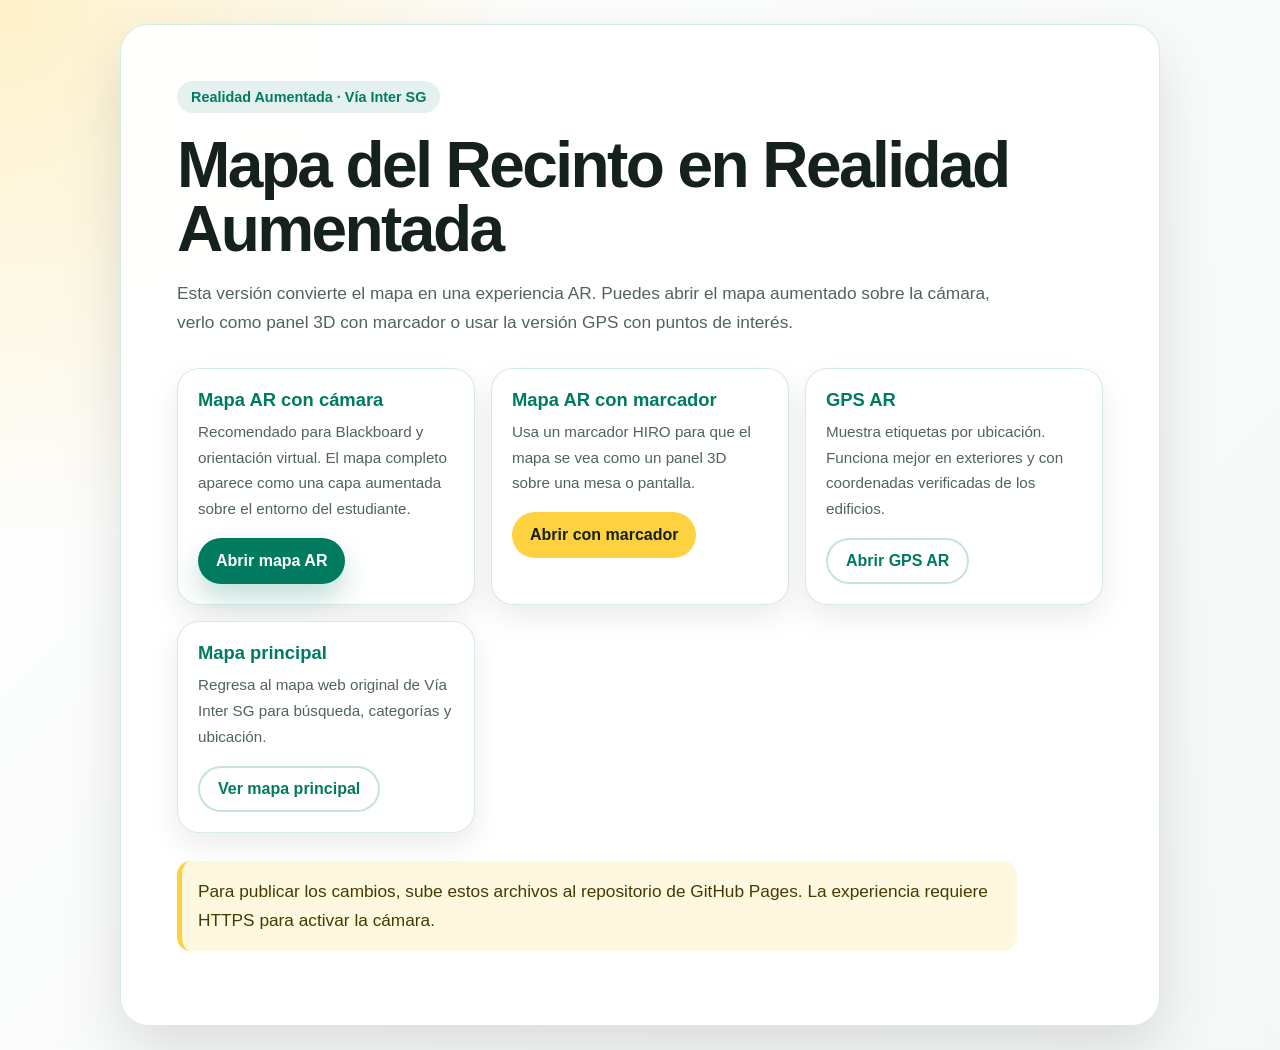
<file: index.html>
<!DOCTYPE html>
<html lang="es">
<head>
  <meta charset="UTF-8" />
  <meta name="viewport" content="width=device-width, initial-scale=1.0" />
  <title>Vía Inter SG | Mapa con Realidad Aumentada</title>
  <meta name="description" content="Mapa del Recinto de San Germán con experiencias de realidad aumentada: cámara, marcador y GPS." />
  <style>
    :root { --green:#007B5F; --yellow:#FED141; --text:#14211d; --muted:#51635d; --bg:#f4f8f6; }
    * { box-sizing:border-box; }
    body { margin:0; min-height:100vh; font-family:Arial, Helvetica, sans-serif; color:var(--text); background:radial-gradient(circle at top left, rgba(254,209,65,.28), transparent 34rem), linear-gradient(135deg,#fff,var(--bg)); display:grid; place-items:center; padding:24px; }
    main { width:min(1040px,100%); background:rgba(255,255,255,.96); border:1px solid rgba(0,123,95,.16); border-radius:28px; box-shadow:0 24px 60px rgba(0,0,0,.12); padding:clamp(24px,5vw,56px); }
    .badge { display:inline-flex; gap:8px; align-items:center; background:rgba(0,123,95,.1); color:var(--green); border-radius:999px; padding:8px 14px; font-weight:800; font-size:.9rem; margin-bottom:20px; }
    h1 { font-size:clamp(2rem,6vw,4rem); line-height:1; margin:0 0 18px; letter-spacing:-.04em; }
    p { font-size:1.08rem; line-height:1.7; color:var(--muted); max-width:840px; }
    .cards { display:grid; grid-template-columns:repeat(auto-fit,minmax(240px,1fr)); gap:16px; margin-top:30px; }
    .card { padding:20px; border:1px solid rgba(0,123,95,.16); border-radius:22px; background:#fff; box-shadow:0 12px 30px rgba(0,0,0,.08); }
    .card h2 { margin:0 0 8px; color:var(--green); font-size:1.15rem; }
    .card p { margin:0 0 16px; font-size:.95rem; }
    a { min-height:46px; display:inline-flex; align-items:center; justify-content:center; padding:12px 18px; border-radius:999px; font-weight:800; text-decoration:none; }
    .primary { background:var(--green); color:#fff; box-shadow:0 14px 28px rgba(0,123,95,.24); }
    .secondary { background:#fff; color:var(--green); border:2px solid rgba(0,123,95,.22); }
    .yellow { background:var(--yellow); color:#14211d; }
    .note { margin-top:28px; padding:16px; border-left:5px solid var(--yellow); background:rgba(254,209,65,.16); border-radius:14px; color:#473a00; }
  </style>
</head>
<body>
  <main>
    <span class="badge">Realidad Aumentada · Vía Inter SG</span>
    <h1>Mapa del Recinto en Realidad Aumentada</h1>
    <p>Esta versión convierte el mapa en una experiencia AR. Puedes abrir el mapa aumentado sobre la cámara, verlo como panel 3D con marcador o usar la versión GPS con puntos de interés.</p>
    <section class="cards" aria-label="Opciones de realidad aumentada">
      <article class="card">
        <h2>Mapa AR con cámara</h2>
        <p>Recomendado para Blackboard y orientación virtual. El mapa completo aparece como una capa aumentada sobre el entorno del estudiante.</p>
        <a class="primary" href="map-ar.html">Abrir mapa AR</a>
      </article>
      <article class="card">
        <h2>Mapa AR con marcador</h2>
        <p>Usa un marcador HIRO para que el mapa se vea como un panel 3D sobre una mesa o pantalla.</p>
        <a class="yellow" href="marker-ar.html">Abrir con marcador</a>
      </article>
      <article class="card">
        <h2>GPS AR</h2>
        <p>Muestra etiquetas por ubicación. Funciona mejor en exteriores y con coordenadas verificadas de los edificios.</p>
        <a class="secondary" href="ar.html">Abrir GPS AR</a>
      </article>
      <article class="card">
        <h2>Mapa principal</h2>
        <p>Regresa al mapa web original de Vía Inter SG para búsqueda, categorías y ubicación.</p>
        <a class="secondary" href="https://viaintersg.org/index.html" target="_blank" rel="noopener">Ver mapa principal</a>
      </article>
    </section>
    <p class="note">Para publicar los cambios, sube estos archivos al repositorio de GitHub Pages. La experiencia requiere HTTPS para activar la cámara.</p>
  </main>
</body>
</html>
</file>
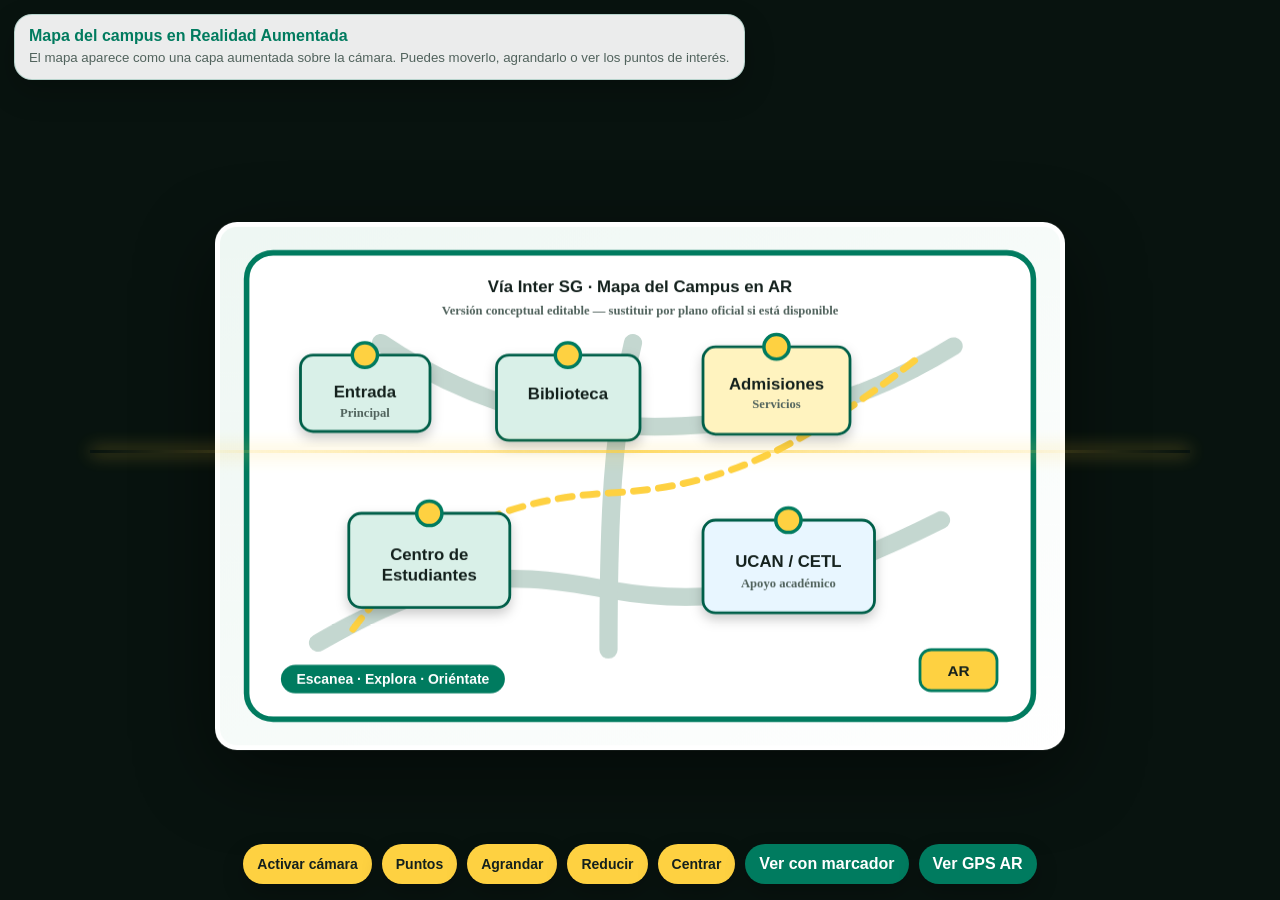
<file: map-ar.html>
<!DOCTYPE html>
<html lang="es">
<head>
  <meta charset="UTF-8" />
  <meta name="viewport" content="width=device-width, initial-scale=1.0, user-scalable=no" />
  <title>Mapa del Campus en Realidad Aumentada | Vía Inter SG</title>
  <meta name="description" content="Mapa del campus Vía Inter SG presentado como capa de realidad aumentada sobre la cámara del celular." />
  <link rel="stylesheet" href="css/ar-styles.css" />
  <style>
    body { margin: 0; overflow: hidden; background: #08130f; font-family: Arial, Helvetica, sans-serif; }
    #cameraView, #fallbackBg { position: fixed; inset: 0; width: 100vw; height: 100vh; object-fit: cover; background: #08130f; }
    #fallbackBg { display:grid; place-items:center; color:#fff; text-align:center; padding:24px; }
    .hud { position: fixed; left: 14px; right: 14px; top: 14px; z-index: 5; display:flex; gap:10px; flex-wrap:wrap; align-items:center; justify-content:space-between; }
    .hud-card { background: rgba(255,255,255,.92); backdrop-filter: blur(10px); border: 1px solid rgba(0,123,95,.22); color:#14211d; border-radius: 18px; padding: 12px 14px; box-shadow: 0 12px 30px rgba(0,0,0,.22); }
    .hud-card h1 { margin:0; font-size: 1rem; color:#007B5F; }
    .hud-card p { margin:4px 0 0; font-size:.83rem; color:#51635d; line-height:1.35; }
    .toolbar { position: fixed; left: 14px; right: 14px; bottom: 16px; z-index: 6; display:flex; gap:10px; flex-wrap:wrap; justify-content:center; }
    .toolbar button, .toolbar a { border:0; border-radius:999px; padding:11px 14px; font-weight:800; text-decoration:none; cursor:pointer; box-shadow:0 10px 22px rgba(0,0,0,.22); }
    .toolbar button { background:#FED141; color:#14211d; }
    .toolbar a { background:#007B5F; color:#fff; }
    #arMap { position: fixed; z-index: 3; left:50%; top:54%; transform: translate(-50%, -50%) rotateX(13deg); width:min(92vw, 850px); max-height:68vh; border-radius:22px; box-shadow: 0 24px 80px rgba(0,0,0,.48); border: 5px solid rgba(255,255,255,.86); background:#fff; touch-action:none; transition: opacity .2s ease, transform .2s ease; }
    #pointsPanel { position: fixed; z-index: 7; right: 14px; top: 104px; width:min(360px, calc(100vw - 28px)); max-height: 55vh; overflow:auto; background: rgba(255,255,255,.94); border-radius:20px; padding:14px; border:1px solid rgba(0,123,95,.2); box-shadow: 0 18px 48px rgba(0,0,0,.26); display:none; }
    #pointsPanel h2 { margin:0 0 10px; font-size:1rem; color:#007B5F; }
    .point { padding:10px; border-radius:14px; background:#f4f8f6; margin-bottom:8px; border-left:5px solid #FED141; }
    .point strong { display:block; color:#14211d; }
    .point span { font-size:.85rem; color:#51635d; }
    .scanline { position: fixed; z-index:4; left: 7%; right: 7%; top: 50%; height: 3px; background: linear-gradient(90deg, transparent, #FED141, transparent); box-shadow:0 0 18px #FED141; animation: scan 3.2s ease-in-out infinite; opacity:.8; }
    @keyframes scan { 0%,100%{transform:translateY(-170px)} 50%{transform:translateY(170px)} }
    .hidden { display:none !important; }
  </style>
</head>
<body>
  <video id="cameraView" autoplay muted playsinline aria-label="Vista de cámara para realidad aumentada"></video>
  <div id="fallbackBg"><div><h1>Mapa AR Vía Inter SG</h1><p>Presiona “Activar cámara” para ver el mapa aumentado sobre tu entorno.</p></div></div>
  <div class="scanline" aria-hidden="true"></div>

  <section class="hud" aria-label="Panel de realidad aumentada">
    <div class="hud-card">
      <h1>Mapa del campus en Realidad Aumentada</h1>
      <p>El mapa aparece como una capa aumentada sobre la cámara. Puedes moverlo, agrandarlo o ver los puntos de interés.</p>
    </div>
  </section>

  <img id="arMap" src="assets/campus-map.svg" alt="Mapa aumentado del Recinto de San Germán" />

  <aside id="pointsPanel" aria-label="Lista de puntos del mapa">
    <h2>Puntos de interés</h2>
    <div id="pointsList">Cargando puntos...</div>
  </aside>

  <nav class="toolbar" aria-label="Controles del mapa AR">
    <button id="startCamera" type="button">Activar cámara</button>
    <button id="togglePoints" type="button">Puntos</button>
    <button id="zoomIn" type="button">Agrandar</button>
    <button id="zoomOut" type="button">Reducir</button>
    <button id="resetMap" type="button">Centrar</button>
    <a href="marker-ar.html">Ver con marcador</a>
    <a href="ar.html">Ver GPS AR</a>
  </nav>

  <script src="js/map-overlay.js"></script>
</body>
</html>
</file>
<file: css/ar-styles.css>
:root {
  --inter-green: #007B5F;
  --inter-green-dark: #005f49;
  --inter-yellow: #FED141;
  --inter-gold: #85714D;
  --white: #ffffff;
  --ink: #10231f;
  --glass: rgba(16, 35, 31, 0.78);
  --shadow: 0 14px 40px rgba(0, 0, 0, 0.25);
}

* {
  box-sizing: border-box;
}

html, body {
  width: 100%;
  height: 100%;
  margin: 0;
  overflow: hidden;
  font-family: Arial, Helvetica, sans-serif;
  color: var(--white);
  background: #0b1715;
}

.top-panel {
  position: fixed;
  top: env(safe-area-inset-top, 12px);
  left: 12px;
  right: 12px;
  z-index: 20;
  padding: 14px;
  border-radius: 18px;
  background: linear-gradient(135deg, rgba(0, 123, 95, 0.95), rgba(0, 95, 73, 0.92));
  box-shadow: var(--shadow);
  backdrop-filter: blur(12px);
}

.brand-row {
  display: grid;
  grid-template-columns: 48px 1fr;
  gap: 12px;
  align-items: center;
}

.brand-mark {
  width: 48px;
  height: 48px;
  border-radius: 14px;
  display: grid;
  place-items: center;
  font-weight: 900;
  color: var(--ink);
  background: var(--inter-yellow);
  box-shadow: inset 0 -4px rgba(0, 0, 0, 0.08);
}

h1 {
  margin: 0 0 4px;
  font-size: 18px;
  line-height: 1.15;
}

p {
  margin: 0;
  font-size: 13px;
  line-height: 1.35;
}

.actions-row {
  display: flex;
  align-items: center;
  gap: 10px;
  margin-top: 12px;
  flex-wrap: wrap;
}

button, .ghost-link {
  min-height: 40px;
  border: 0;
  border-radius: 999px;
  padding: 10px 14px;
  font-size: 14px;
  font-weight: 700;
  cursor: pointer;
  text-decoration: none;
}

button {
  background: var(--inter-yellow);
  color: var(--ink);
}

button:active {
  transform: translateY(1px);
}

.ghost-link {
  background: rgba(255, 255, 255, 0.14);
  color: var(--white);
  border: 1px solid rgba(255, 255, 255, 0.22);
}

.status {
  margin-top: 10px;
  padding: 8px 10px;
  border-radius: 12px;
  background: rgba(255, 255, 255, 0.12);
  font-size: 12px;
}

.places-panel {
  position: fixed;
  left: 12px;
  right: 12px;
  bottom: max(12px, env(safe-area-inset-bottom));
  z-index: 20;
  color: var(--white);
}

#togglePlaces {
  width: 100%;
  background: var(--glass);
  color: var(--white);
  border: 1px solid rgba(255, 255, 255, 0.18);
  box-shadow: var(--shadow);
  backdrop-filter: blur(12px);
}

.places-list {
  max-height: 38vh;
  overflow: auto;
  margin-top: 8px;
  padding: 10px;
  border-radius: 18px;
  background: var(--glass);
  border: 1px solid rgba(255, 255, 255, 0.18);
  box-shadow: var(--shadow);
  backdrop-filter: blur(12px);
}

.place-card {
  display: grid;
  grid-template-columns: 1fr auto;
  gap: 8px;
  align-items: start;
  padding: 10px;
  border-radius: 14px;
  background: rgba(255, 255, 255, 0.10);
  margin-bottom: 8px;
}

.place-card:last-child {
  margin-bottom: 0;
}

.place-card h2 {
  margin: 0 0 4px;
  font-size: 14px;
}

.place-card p {
  color: rgba(255, 255, 255, 0.86);
}

.place-card a {
  color: var(--inter-yellow);
  font-weight: 700;
  font-size: 13px;
}

.badge {
  display: inline-block;
  margin-top: 6px;
  padding: 3px 8px;
  border-radius: 999px;
  font-size: 11px;
  color: var(--ink);
  background: var(--inter-yellow);
}

.noscript-warning {
  position: fixed;
  inset: 12px;
  z-index: 50;
  display: grid;
  place-items: center;
  text-align: center;
  padding: 24px;
  background: var(--inter-green);
}

@media (min-width: 760px) {
  .top-panel {
    left: 24px;
    right: auto;
    width: 440px;
  }

  .places-panel {
    left: auto;
    width: 420px;
    right: 24px;
  }
}
</file>
